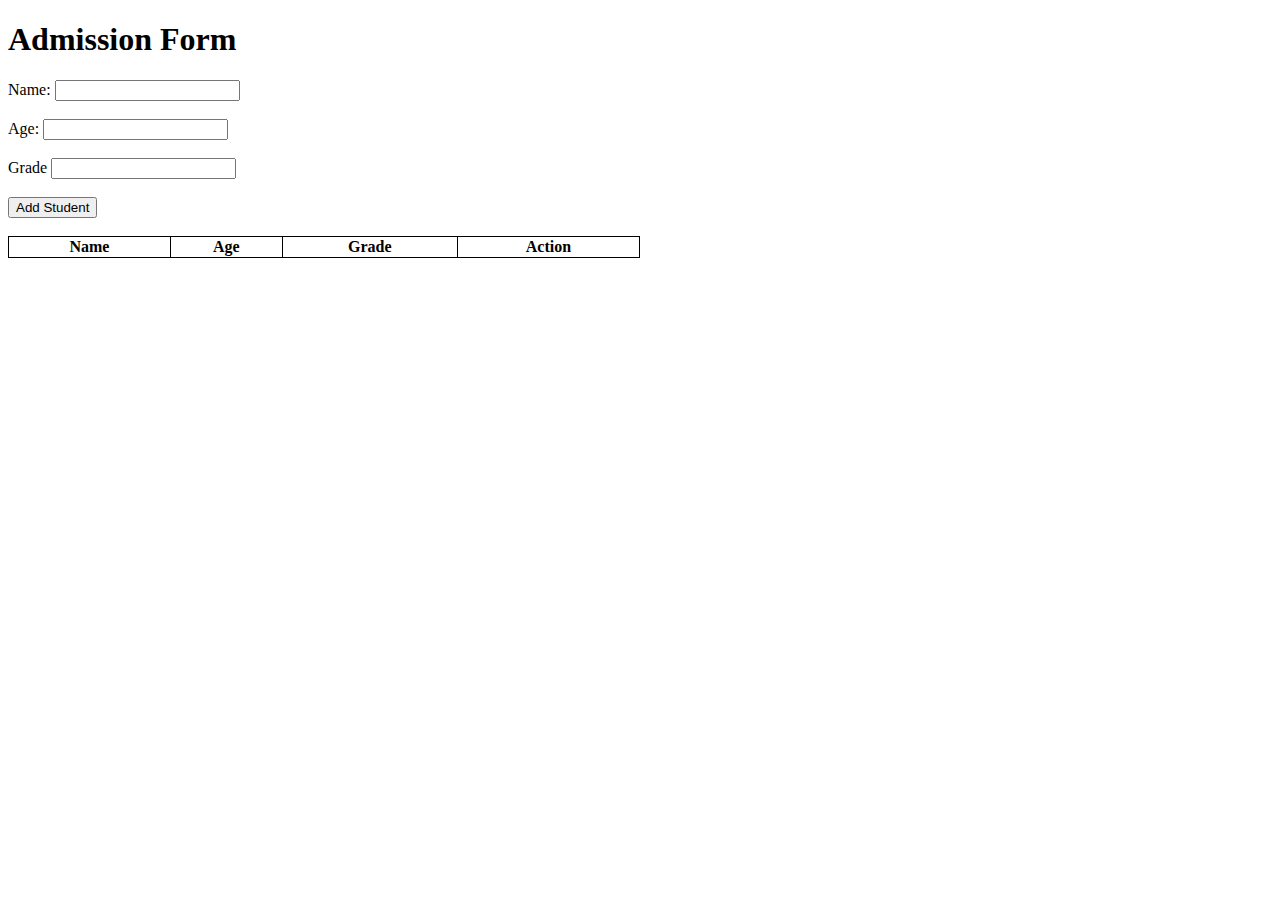
<file: Admission Form/index.html>
<!DOCTYPE html>
<html lang="en">
<head>
    <meta charset="UTF-8">
    <meta name="viewport" content="width=device-width, initial-scale=1.0">
    <link rel="stylesheet" href="style.css">
    <title>Document</title>
</head>
<body>
    <h1>Admission Form</h1>
    <form action="" id="student">
        <label for="name">Name:</label>
        <input type="text" id="name" name="name"> <br><br>
        <label for="age">Age:</label>
        <input type="text" name="age" id="age"><br><br>
        <label for="grade">Grade</label>
        <input type="text" name="grade" id="grade"><br><br>
        <button type="submit">Add Student</button><br><br>
    </form>
    <table id="studentTable">
        <thead>
            <tr>
                <th>Name</th>
                <th>Age</th>
                <th>Grade</th>
                <th>Action</th>
            </tr>
        </thead>
        <tbody>
        </tbody>
    </table>
    <br><br>
    <div id="editFormContent" class="hidden">
        <form action="" id="editForm">
            <h1>Admission Form</h1>
            <input type="hidden" id="editIndex">
            <label for="editName">Name:</label>
            <input type="text" id="editName" name="editName"> <br><br>
            <label for="editAge">Age:</label>
            <input type="text" name="editAge" id="editAge"><br><br>
            <label for="editGrade">Grade</label>
            <input type="text" name="editGrade" id="editGrade"><br><br>
            <button type="submit">Add Student</button><br><br>
        </form>
    </div>
    <script src="app.js"></script>
</body>
</html>
</file>
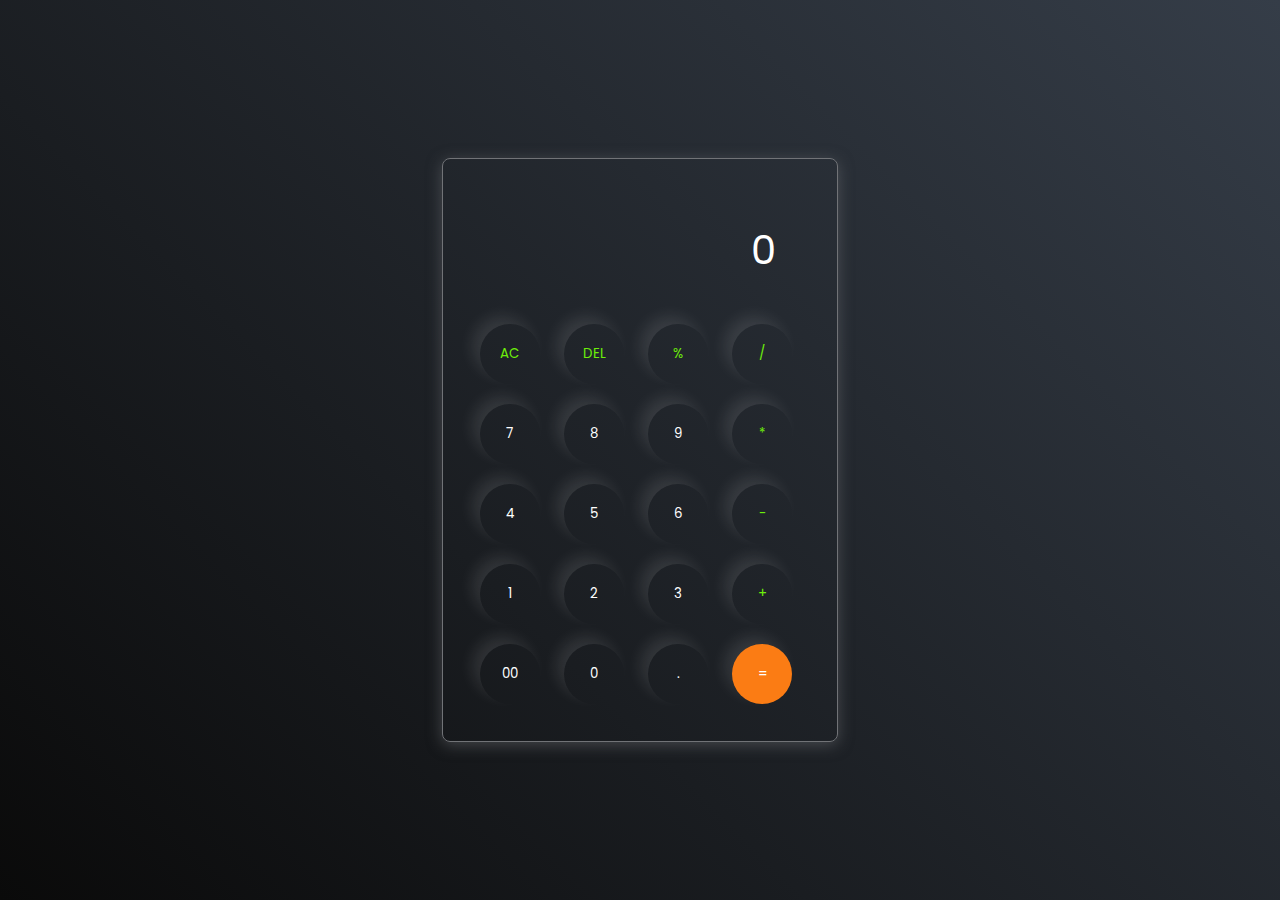
<file: calculator/index.html>
<!DOCTYPE html>
<html lang="en">
<head>
    <meta charset="UTF-8">
    <meta name="viewport" content="width=device-width, initial-scale=1.0">
    <title>Calculator</title>
    <link rel="stylesheet" href="style.css">
</head>
<body>
    <div class="calculator">
        <input type="text" name="" id="input" placeholder="0">
        <div>
            <button class="function">AC</button>
            <button class="function">DEL</button>
            <button class="operator">%</button>
            <button class="operator">/</button>
        </div>
        <div>
            <button>7</button>
            <button>8</button>
            <button>9</button>
            <button class="operator">*</button>
        </div>
        <div>
            <button>4</button>
            <button>5</button>
            <button>6</button>
            <button class="operator">-</button>
        </div>
        <div>
            <button>1</button>
            <button>2</button>
            <button>3</button>
            <button class="operator">+</button>
        </div>
        <div>
            <button>00</button>
            <button>0</button>
            <button>.</button>
            <button class="eqbtn">=</button>
        </div>
    </div>
    <script src="app.js"></script>
</body>
</html>
</file>
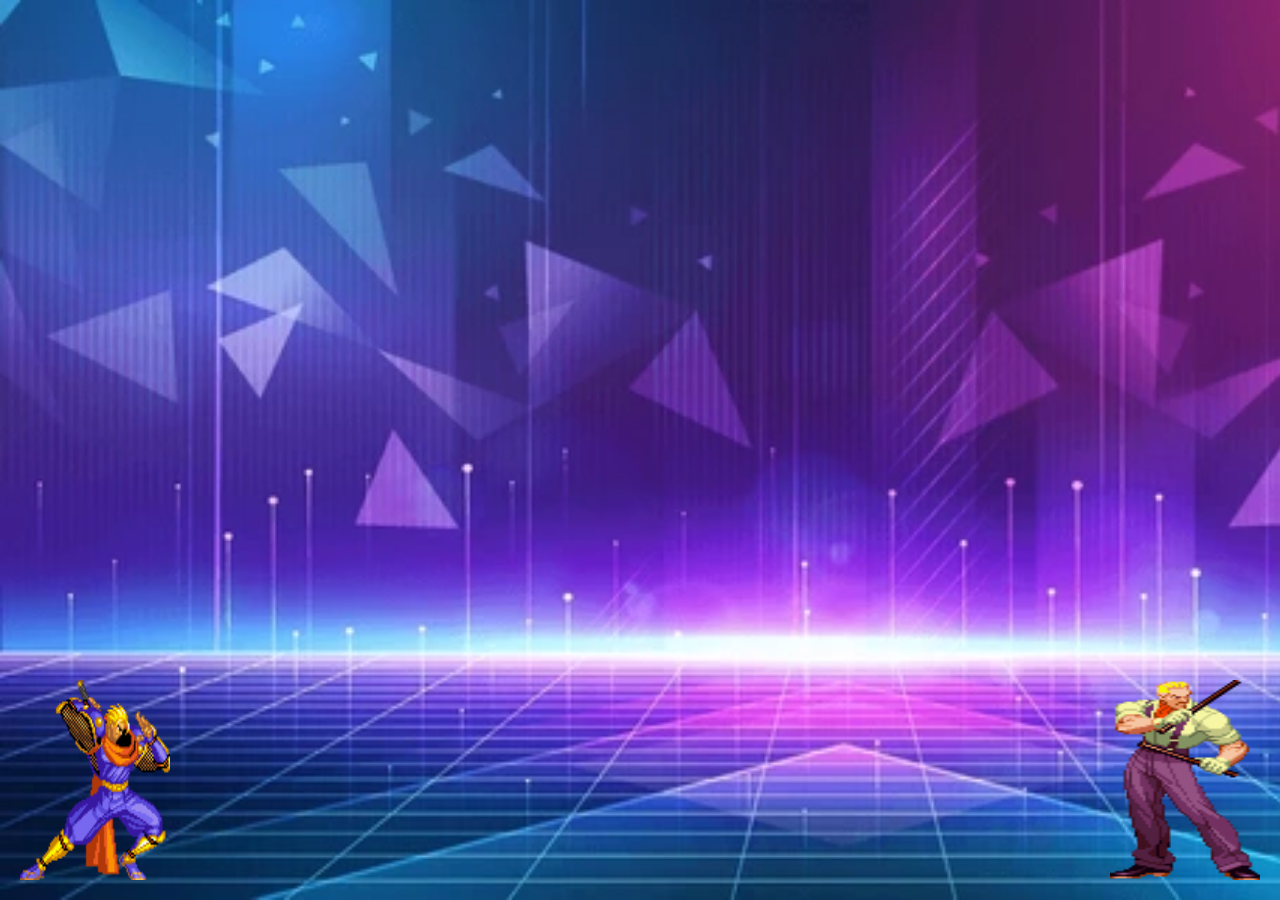
<file: fighting game/index.html>
<!DOCTYPE html>
<html lang="en">
<head>
    <meta charset="UTF-8">
    <meta name="viewport" content="width=device-width, initial-scale=1.0">
    <link rel="stylesheet" href="style.css">
    <title>Document</title>
</head>
<body>
    <div class="container">
        <img src="images/static.png" class="character" id="char" alt="">
        <img src="images/eagle-sp7.gif" class="character2" id="char2" alt="">
    </div>
    <script src="app.js"></script>
</body>
</html>
</file>
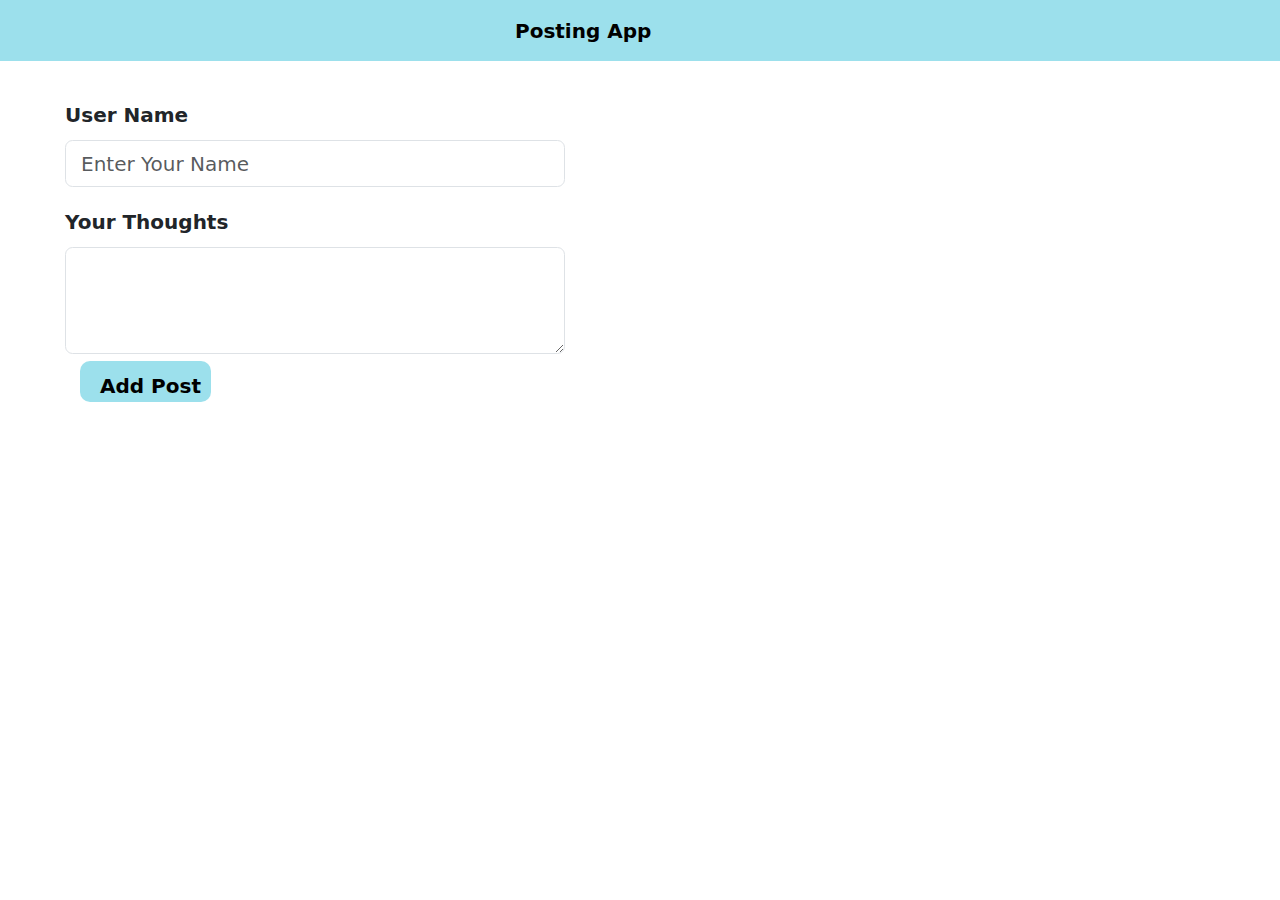
<file: posting web page/index.html>
<!doctype html>
<html lang="en">

<head>
  <meta charset="utf-8">
  <meta name="viewport" content="width=device-width, initial-scale=1">
  <title>Bootstrap demo</title>
  <link href="https://cdn.jsdelivr.net/npm/bootstrap@5.3.3/dist/css/bootstrap.min.css" rel="stylesheet"
    integrity="sha384-QWTKZyjpPEjISv5WaRU9OFeRpok6YctnYmDr5pNlyT2bRjXh0JMhjY6hW+ALEwIH" crossorigin="anonymous">
  <link rel="stylesheet" href="style.css">
</head>

<body>
  <div>
    <div>
      <nav class="navbar">
        <div class="container-fluid">
          <span class="navbar-brand mb-0 h1 slide"><b>Posting App</b></span>
        </div>
      </nav>
    </div>
    <div class="app">
      <div class="container" id="post">
        <div class="mb-3">
          <label for="exampleFormControlInput1" class="form-label">User Name</label>
          <input type="text" class="form-control" id="username" placeholder="Enter Your Name">
        </div>
        <div class="mb-3">
          <label for="exampleFormControlTextarea1" class="form-label">Your Thoughts</label>
          <textarea class="form-control" id="text" rows="3"></textarea>
        </div>
      </div>
      <div>
        <button onclick="post()" type="button" class="color">Add Post</button>
      </div>
      <div id="cards"></div>
    </div>
    <script src="https://cdn.jsdelivr.net/npm/bootstrap@5.3.3/dist/js/bootstrap.bundle.min.js"
      integrity="sha384-YvpcrYf0tY3lHB60NNkmXc5s9fDVZLESaAA55NDzOxhy9GkcIdslK1eN7N6jIeHz"
      crossorigin="anonymous"></script>

    <script src="app.js"></script>
</body>

</html>
</file>
<file: Admission Form/style.css>
.hidden{
    display: none;
}
table{
    width: 50%;
    border-collapse:collapse;
}
table,th,td{
    border: 1px solid black;
}
</file>
<file: calculator/style.css>
@import url('https://fonts.googleapis.com/css2?family=Poppins:ital,wght@0,100;0,200;0,300;0,400;0,500;0,600;0,700;0,800;0,900;1,100;1,200;1,300;1,400;1,500;1,600;1,700;1,800;1,900&display=swap');
*{
    margin: 0;
    padding: 0;
    box-sizing: border-box;
    font-family: "Poppins", sans-serif;
}
body{
    width: 100%;
    height: 100vh;
    display: flex;
    justify-content: center;
    align-items: center;
    background-image: linear-gradient(45deg, #0a0a0a, #353d48);
}
.calculator{
    border: 1px solid #717377;
    padding: 27px;
    border-radius: 8px;
    box-shadow: 0px 3px 15px rgba(113, 115, 119, 0.5);
}
input{
    width: 320px;
    border: none;
    padding: 24px;
    margin: 10px;
    background: transparent;
    font-size: 40px;
    text-align: right;
    cursor: pointer;
    color: #ffffff;
}
input::placeholder{
    color: #ffffff;
}
button{
    border: none;
    width: 60px;
    height: 60px;
    margin: 10px;
    color: #ffffff;
    font-style: 20px;
    background: transparent;
    border-radius: 50%;
    box-shadow: -8px -8px 15px rgba(255, 255, 255, 0.1);
}
.eqbtn{
    background:#fb7c14;
}
.operator, .function{
    color:#6dee0a;
}
</file>
<file: fighting game/style.css>
*{
    margin: 0px;
    overflow: hidden;
}
.container{
    height: 100vh;
    width: 100vw;
    background-image: url(images/background.webp);
    background-repeat:no-repeat;
    background-size: cover;
}
.character{
    height: 200px;
    width: 150px;
    position: absolute;
    bottom: 20px;
    left: 20px;
}
.character2{
    height: 200px;
    width: 150px;
    position: absolute;
    bottom: 20px;
    right: 20px;
}
</file>
<file: posting web page/style.css>
*{
    font-size: 20px;
    font-weight: bold;
}
.navbar{
    background-color: rgb(156, 224, 236);
}
.container{
    position: absolute;
    top: 100px;
    left: 50px;
}
.slide{
    transform: translateX(500px);
    font-size: larger;
}
.form-control{
    width: 500px;
}
.color{
    background-color: rgb(156, 224, 236);
    border: none;
    border-radius: 10px;
    transform: translate(80px,300px);
    padding-left: 20px;
    padding-right: 20px;
    padding-top: 10px;
    padding-right: 10px;
}
/* .hidden{
    display: none;
} */
.card{
    position: absolute;
    top: 450px;
    left: 300px;
    width: 500px;
    border-radius: 10px;
    border-color: rgb(156, 224, 236);
    border-width: 5px;
    border-style:dashed;
}
.head{
    background-color: rgb(156, 224, 236);
    padding: 10px;
}
</file>
